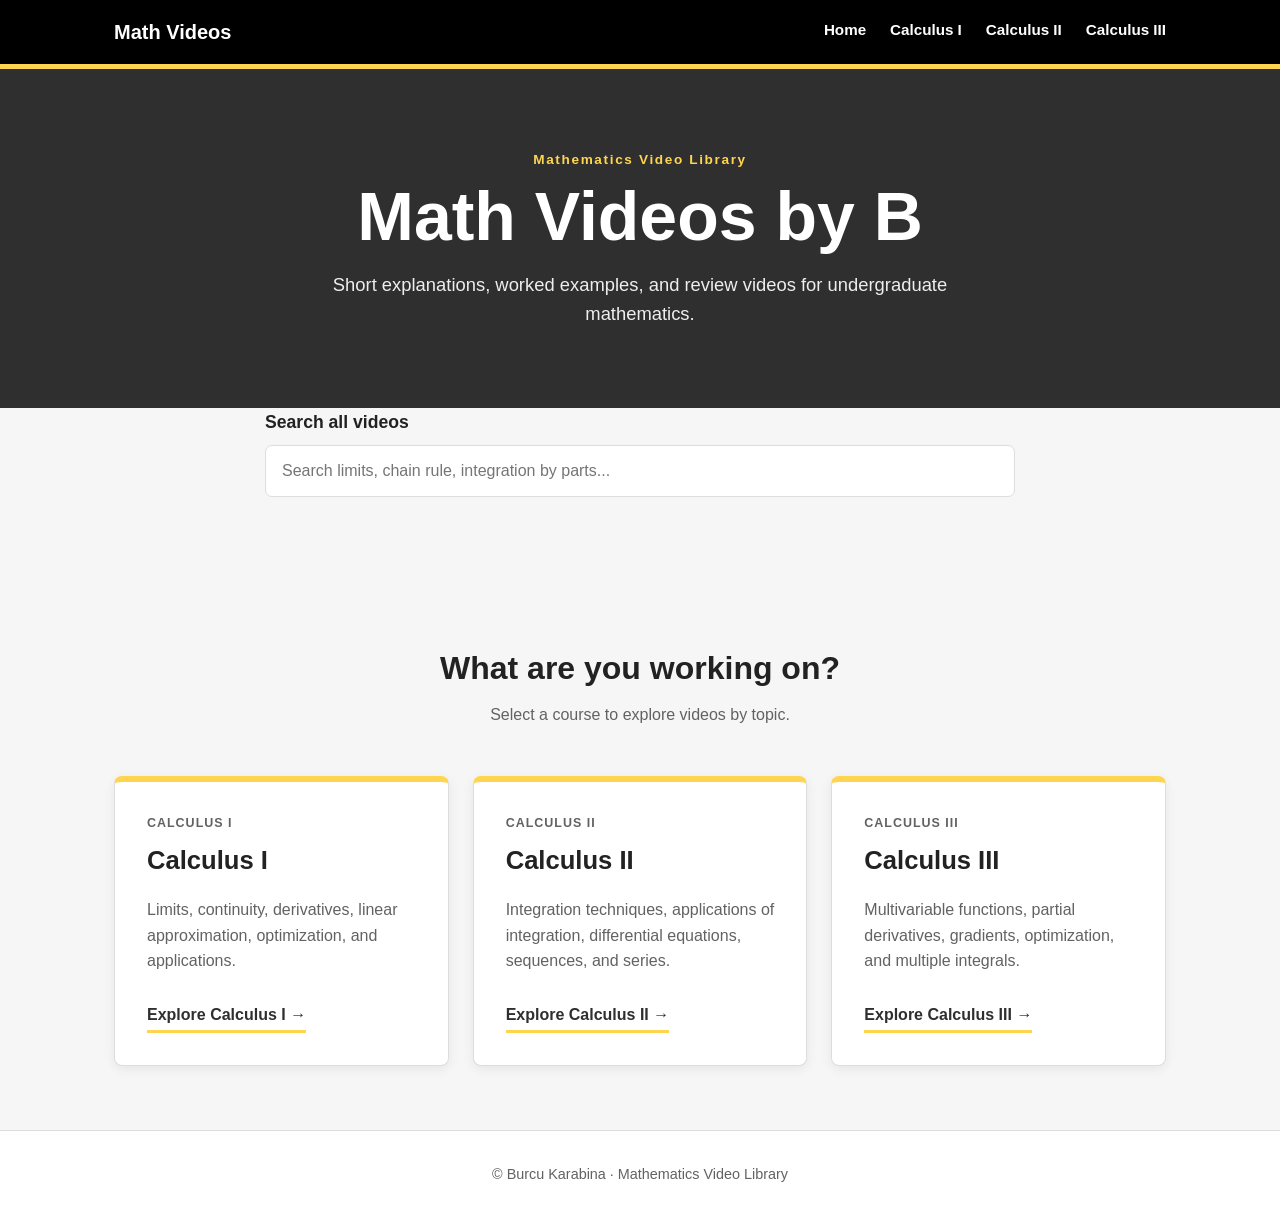
<file: index.html>
<!DOCTYPE html>
<html lang="en">
<head>
  <meta charset="UTF-8">
  <meta name="viewport" content="width=device-width, initial-scale=1.0">

  <title>Math Videos | Burcu Karabina</title>

  <link rel="stylesheet" href="style.css">
</head>

<body>

  <header class="site-header">
    <div class="header-inner">
      <a class="site-title" href="index.html">Math Videos</a>

      <nav aria-label="Main navigation">
        <a href="index.html">Home</a>
        <a href="calculus-1.html">Calculus I</a>
        <a href="calculus-2.html">Calculus II</a>
        <a href="calculus-3.html">Calculus III</a>
      </nav>
    </div>
  </header>

  <section class="hero">
    <div class="hero-content">
      <p class="eyebrow">Mathematics Video Library</p>

      <h1>Math Videos by B</h1>

      <p class="hero-text">
        Short explanations, worked examples, and review videos
        for undergraduate mathematics.
      </p>
    </div>
  </section>
<section class="global-search-section">

  <label for="global-search">Search all videos</label>

  <input
    type="search"
    id="global-search"
    placeholder="Search limits, chain rule, integration by parts..."
  >

  <div id="search-results"></div>

</section>
  <main>

    <section class="intro">
      <h2>What are you working on?</h2>

      <p>
        Select a course to explore videos by topic.
      </p>
    </section>

    <section class="courses" aria-label="Available courses">

      <article class="course-card">
        <p class="course-label">CALCULUS I</p>

        <h2>Calculus I</h2>

        <p>
          Limits, continuity, derivatives, linear approximation,
          optimization, and applications.
        </p>

        <a class="course-link" href="calculus-1.html">
          Explore Calculus I →
        </a>
      </article>

      <article class="course-card">
        <p class="course-label">CALCULUS II</p>

        <h2>Calculus II</h2>

        <p>
          Integration techniques, applications of integration,
          differential equations, sequences, and series.
        </p>

        <a class="course-link" href="calculus-2.html">
          Explore Calculus II →
        </a>
      </article>

      <article class="course-card">
        <p class="course-label">CALCULUS III</p>

        <h2>Calculus III</h2>

        <p>
          Multivariable functions, partial derivatives,
          gradients, optimization, and multiple integrals.
        </p>

        <a class="course-link" href="calculus-3.html">
          Explore Calculus III →
        </a>
      </article>

    </section>

  </main>

  <footer>
    <p>© Burcu Karabina · Mathematics Video Library</p>
  </footer>
<script src="videos.js"></script>

<script>
  const searchInput = document.getElementById("global-search");
  const resultsContainer = document.getElementById("search-results");

  searchInput.addEventListener("input", () => {
    const term = searchInput.value.toLowerCase().trim();

    resultsContainer.innerHTML = "";

    if (term === "") {
      return;
    }

    const matches = videos.filter(video =>
      video.title.toLowerCase().includes(term) ||
      video.topic.toLowerCase().includes(term) ||
      video.section.toLowerCase().includes(term) ||
      video.description.toLowerCase().includes(term) ||
      video.courseName.toLowerCase().includes(term)
    );

    if (matches.length === 0) {
      resultsContainer.innerHTML =
        '<p class="no-results">No matching videos found.</p>';
      return;
    }

    matches.forEach(video => {
      const result = document.createElement("a");

      result.className = "search-result";

      result.href = `${video.page}#${video.id}`;

      result.innerHTML = `
        <span class="search-course">
          ${video.courseName}
        </span>

        <strong>${video.title}</strong>

        <span>${video.section}</span>
      `;

      resultsContainer.appendChild(result);
    });
  });
</script>
</body>
</html>
</file>
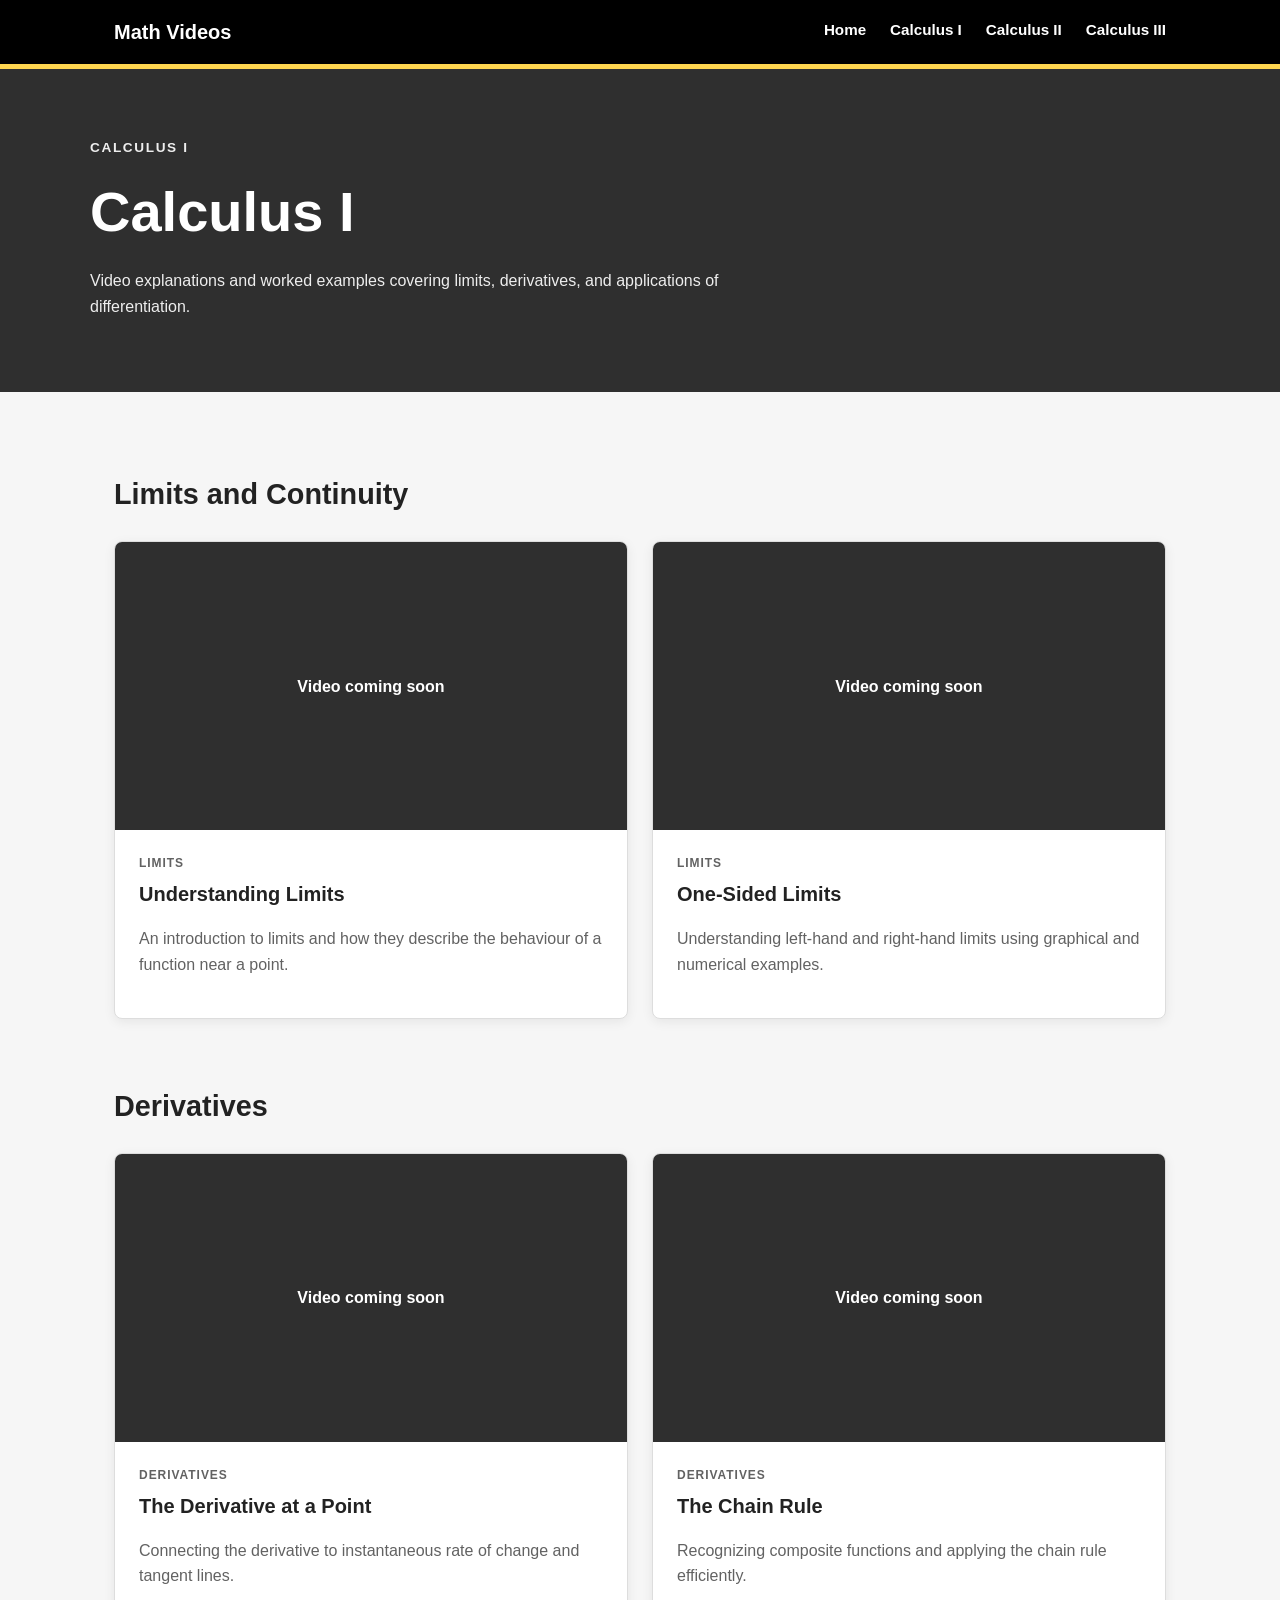
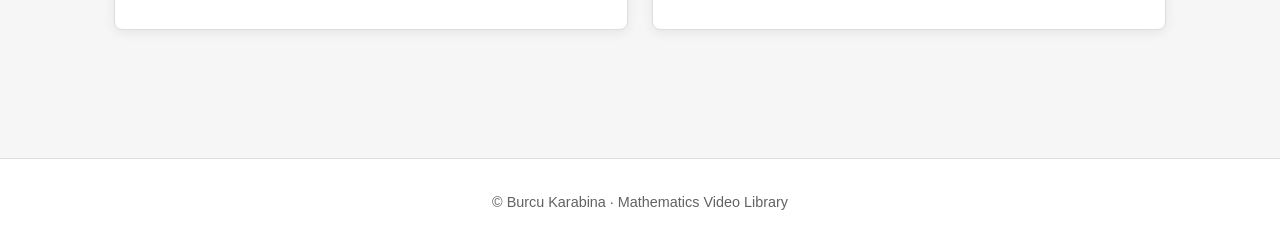
<file: calculus-1.html>
<!DOCTYPE html>
<html lang="en">
<head>
  <meta charset="UTF-8">
  <meta name="viewport" content="width=device-width, initial-scale=1.0">

  <title>Calculus I | Math Videos</title>

  <link rel="stylesheet" href="style.css">
</head>

<body>

  <header class="site-header">
    <div class="header-inner">

      <a class="site-title" href="index.html">
        Math Videos
      </a>

      <nav aria-label="Main navigation">
        <a href="index.html">Home</a>
        <a href="calculus-1.html">Calculus I</a>
        <a href="calculus-2.html">Calculus II</a>
        <a href="calculus-3.html">Calculus III</a>
      </nav>

    </div>
  </header>

  <section class="course-hero">
    <div class="course-hero-content">

      <p class="eyebrow">
        CALCULUS I
      </p>

      <h1>Calculus I</h1>

      <p>
        Video explanations and worked examples covering
        limits, derivatives, and applications of differentiation.
      </p>

    </div>
  </section>

 <main>

  <div id="video-library"></div>

</main>

  <footer>
    <p>
      © Burcu Karabina · Mathematics Video Library
    </p>
  </footer>
<script>
  const currentCourse = "calculus-1";
</script>

<script src="videos.js"></script>
<script src="course.js"></script>

<script>
  const library = document.getElementById("video-library");

  const calculusVideos = videos.filter(
    video => video.course === "calculus-1"
  );

  const sections = [
    ...new Set(calculusVideos.map(video => video.section))
  ];

  sections.forEach(sectionName => {

    const section = document.createElement("section");
    section.className = "video-section";

    const heading = document.createElement("h2");
    heading.textContent = sectionName;

    section.appendChild(heading);

    const grid = document.createElement("div");
    grid.className = "video-grid";

    const sectionVideos = calculusVideos.filter(
      video => video.section === sectionName
    );

    sectionVideos.forEach(video => {

      const card = document.createElement("article");
      card.className = "video-card";

      let videoDisplay;

      if (video.youtubeId) {

        videoDisplay = `
          <div class="video-wrapper">
            <iframe
              src="https://www.youtube-nocookie.com/embed/${video.youtubeId}"
              title="${video.title}"
              allow="accelerometer; autoplay; clipboard-write; encrypted-media; gyroscope; picture-in-picture; web-share"
              referrerpolicy="strict-origin-when-cross-origin"
              allowfullscreen>
            </iframe>
          </div>
        `;

      } else {

        videoDisplay = `
          <div class="video-placeholder">
            Video coming soon
          </div>
        `;
      }

      card.innerHTML = `
        ${videoDisplay}

        <div class="video-card-content">

          <p class="video-topic">
            ${video.topic.toUpperCase()}
          </p>

          <h3>${video.title}</h3>

          <p>
            ${video.description}
          </p>

        </div>
      `;

      grid.appendChild(card);
    });

    section.appendChild(grid);
    library.appendChild(section);

  });
</script>
</body>
</html>
</file>
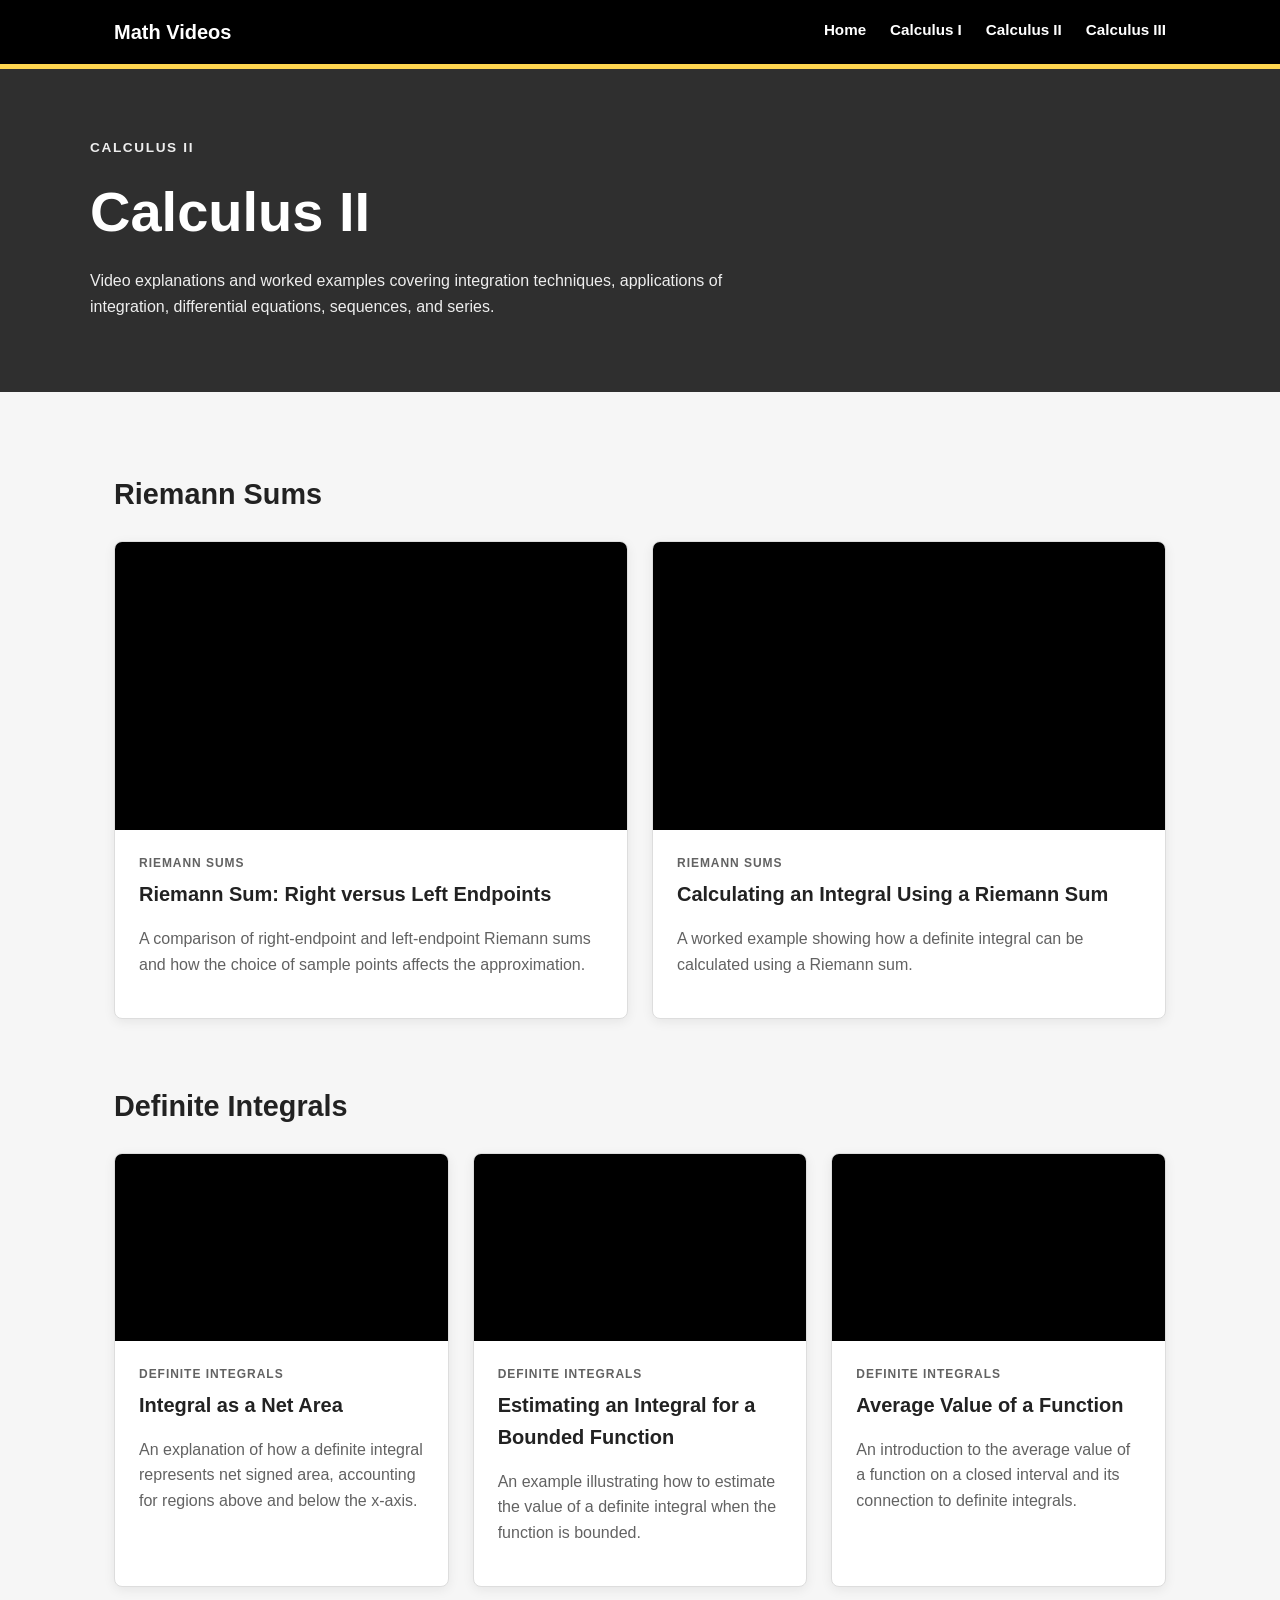
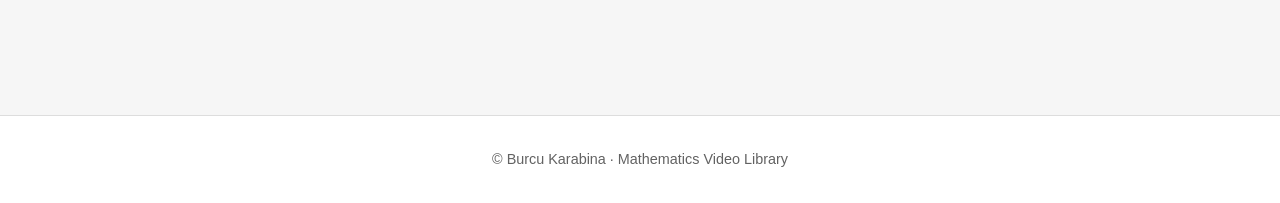
<file: calculus-2.html>
<!DOCTYPE html>
<html lang="en">
<head>
  <meta charset="UTF-8">
  <meta name="viewport" content="width=device-width, initial-scale=1.0">

  <title>Calculus II | Math Videos</title>

  <link rel="stylesheet" href="style.css">
</head>

<body>

  <header class="site-header">
    <div class="header-inner">

      <a class="site-title" href="index.html">
        Math Videos
      </a>

      <nav aria-label="Main navigation">
        <a href="index.html">Home</a>
        <a href="calculus-1.html">Calculus I</a>
        <a href="calculus-2.html">Calculus II</a>
        <a href="calculus-3.html">Calculus III</a>
      </nav>

    </div>
  </header>

  <section class="course-hero">
    <div class="course-hero-content">

      <p class="eyebrow">
        CALCULUS II
      </p>

      <h1>Calculus II</h1>

      <p>
        Video explanations and worked examples covering
        integration techniques, applications of integration,
        differential equations, sequences, and series.
      </p>

    </div>
  </section>

  <main>

    <div id="video-library"></div>

  </main>

  <footer>
    <p>
      © Burcu Karabina · Mathematics Video Library
    </p>
  </footer>

  <script>
    const currentCourse = "calculus-2";
  </script>

  <script src="videos.js"></script>
  <script src="course.js"></script>

</body>
</html>
</file>
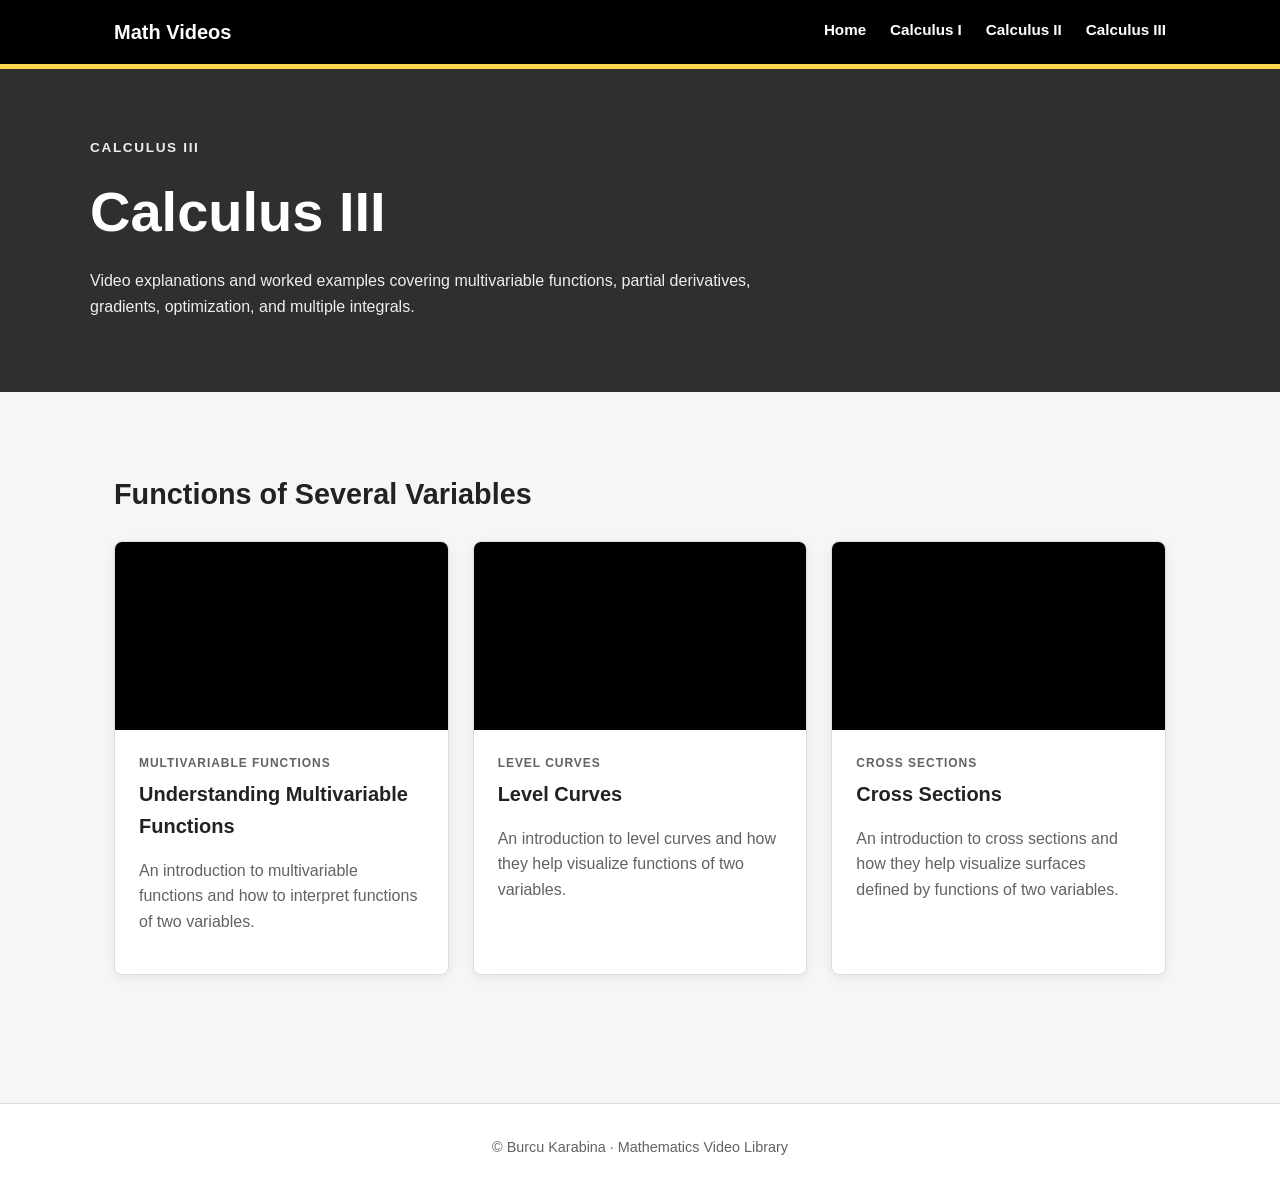
<file: calculus-3.html>
<!DOCTYPE html>
<html lang="en">
<head>
  <meta charset="UTF-8">
  <meta name="viewport" content="width=device-width, initial-scale=1.0">

  <title>Calculus III | Math Videos</title>

  <link rel="stylesheet" href="style.css">
</head>

<body>

  <header class="site-header">
    <div class="header-inner">

      <a class="site-title" href="index.html">
        Math Videos
      </a>

      <nav aria-label="Main navigation">
        <a href="index.html">Home</a>
        <a href="calculus-1.html">Calculus I</a>
        <a href="calculus-2.html">Calculus II</a>
        <a href="calculus-3.html">Calculus III</a>
      </nav>

    </div>
  </header>

  <section class="course-hero">
    <div class="course-hero-content">

      <p class="eyebrow">
        CALCULUS III
      </p>

      <h1>Calculus III</h1>

      <p>
        Video explanations and worked examples covering
        multivariable functions, partial derivatives, gradients,
        optimization, and multiple integrals.
      </p>

    </div>
  </section>

  <main>

    <div id="video-library"></div>

  </main>

  <footer>
    <p>
      © Burcu Karabina · Mathematics Video Library
    </p>
  </footer>

  <script>
    const currentCourse = "calculus-3";
  </script>

  <script src="videos.js"></script>
  <script src="course.js"></script>

</body>
</html>
</file>
<file: style.css>
/* =========================================
   UW-INSPIRED COLOUR PALETTE
========================================= */

:root {
  --uw-black: #000000;
  --uw-charcoal: #2f2f2f;

  --uw-gold: #ffd54f;
  --uw-light-gold: #fff6cc;

  --uw-teal: #007c89;

  --background: #f6f6f6;
  --surface: #ffffff;

  --text: #222222;
  --muted-text: #626262;
  --border: #dddddd;

  --max-width: 1100px;
}


/* =========================================
   BASE
========================================= */

* {
  box-sizing: border-box;
}

html {
  scroll-behavior: smooth;
}

body {
  margin: 0;

  font-family:
    Arial,
    Helvetica,
    sans-serif;

  background: var(--background);
  color: var(--text);

  line-height: 1.6;
}

a {
  color: inherit;
}


/* =========================================
   NAVIGATION
========================================= */

.site-header {
  background: var(--uw-black);
  color: white;

  border-bottom: 5px solid var(--uw-gold);
}

.header-inner {
  max-width: var(--max-width);

  margin: 0 auto;
  padding: 1rem 1.5rem;

  display: flex;
  align-items: center;
  justify-content: space-between;

  gap: 2rem;
}

.site-title {
  font-size: 1.25rem;
  font-weight: 700;

  text-decoration: none;
}

nav {
  display: flex;
  gap: 1.5rem;
}

nav a {
  color: white;

  font-size: 0.95rem;
  font-weight: 600;

  text-decoration: none;

  padding-bottom: 3px;
}

nav a:hover {
  border-bottom: 3px solid var(--uw-gold);
}


/* =========================================
   HERO
========================================= */

.hero {
  background: var(--uw-charcoal);
  color: white;

  padding: 5rem 1.5rem;
}

.hero-content {
  max-width: var(--max-width);

  margin: 0 auto;
  text-align: center;
}

.eyebrow {
  margin: 0 0 0.5rem;

  color: var(--uw-gold);

  font-size: 0.85rem;
  font-weight: 700;

  letter-spacing: 0.12em;
}

.hero h1 {
  margin: 0;

  font-size: clamp(2.5rem, 6vw, 4.25rem);
  line-height: 1.1;
}

.hero-text {
  max-width: 700px;

  margin: 1rem auto 0;

  color: #eeeeee;

  font-size: 1.15rem;
}


/* =========================================
   MAIN CONTENT
========================================= */

main {
  max-width: var(--max-width);

  margin: 0 auto;
  padding: 3.5rem 1.5rem 4rem;
}

.intro {
  max-width: 700px;

  margin: 0 auto 3rem;

  text-align: center;
}

.intro h2 {
  margin-bottom: 0.5rem;

  font-size: 2rem;
}

.intro p {
  margin-top: 0;

  color: var(--muted-text);
}


/* =========================================
   COURSE CARDS
========================================= */

.courses {
  display: grid;

  grid-template-columns:
    repeat(auto-fit, minmax(250px, 1fr));

  gap: 1.5rem;
}

.course-card {
  background: var(--surface);

  border: 1px solid var(--border);
  border-top: 6px solid var(--uw-gold);

  border-radius: 8px;

  padding: 2rem;

  box-shadow:
    0 3px 12px rgba(0, 0, 0, 0.07);

  transition:
    transform 0.2s ease,
    box-shadow 0.2s ease;
}

.course-card:hover {
  transform: translateY(-4px);

  box-shadow:
    0 8px 20px rgba(0, 0, 0, 0.11);
}

.course-label {
  margin: 0 0 0.4rem;

  color: var(--uw-teal);

  font-size: 0.78rem;
  font-weight: 700;

  letter-spacing: 0.08em;
}

.course-card h2 {
  margin: 0 0 0.75rem;

  font-size: 1.6rem;
}

.course-card p {
  color: var(--muted-text);
}

.course-link {
  display: inline-block;

  margin-top: 0.75rem;

  color: var(--uw-charcoal);

  font-weight: 700;
  text-decoration: none;

  border-bottom: 3px solid var(--uw-gold);

  padding-bottom: 2px;
}

.course-link:hover {
  background: var(--uw-light-gold);
}


/* =========================================
   ACCESSIBILITY
========================================= */

a:focus-visible {
  outline: 3px solid var(--uw-teal);
  outline-offset: 4px;
}


/* =========================================
   FOOTER
========================================= */

footer {
  background: white;

  border-top: 1px solid var(--border);

  padding: 2rem 1.5rem;

  text-align: center;

  color: var(--muted-text);

  font-size: 0.9rem;
}

footer p {
  margin: 0;
}


/* =========================================
   MOBILE
========================================= */

@media (max-width: 700px) {

  .header-inner {
    flex-direction: column;
    align-items: flex-start;

    gap: 0.75rem;
  }

  nav {
    flex-wrap: wrap;

    gap: 0.75rem 1.25rem;
  }

  .hero {
    padding: 3.5rem 1rem;
  }

  main {
    padding:
      2.5rem 1rem
      3rem;
  }

  .course-card {
    padding: 1.5rem;
  }
}

/* =========================================
   COURSE PAGE
========================================= */

.course-hero {
  background: var(--uw-charcoal);
  color: white;

  padding: 3.5rem 1.5rem;
}

.course-hero-content {
  max-width: var(--max-width);

  margin: 0 auto;
}

.course-hero h1 {
  margin: 0;

  font-size: clamp(2.4rem, 5vw, 3.5rem);
}

.course-hero p {
  max-width: 700px;

  margin-top: 0.75rem;

  color: #eeeeee;
}


/* =========================================
   VIDEO SECTIONS
========================================= */

.video-section {
  margin-bottom: 4rem;
}

.video-section h2 {
  margin-bottom: 1.5rem;

  font-size: 1.8rem;
}


/* =========================================
   VIDEO GRID
========================================= */

.video-grid {
  display: grid;

  grid-template-columns:
    repeat(auto-fit, minmax(280px, 1fr));

  gap: 1.5rem;
}


/* =========================================
   VIDEO CARDS
========================================= */

.video-card {
  background: var(--surface);

  border: 1px solid var(--border);

  border-radius: 8px;

  overflow: hidden;

  box-shadow:
    0 3px 12px rgba(0, 0, 0, 0.07);
}

.video-placeholder {
  aspect-ratio: 16 / 9;

  background: var(--uw-charcoal);
  color: white;

  display: flex;
  align-items: center;
  justify-content: center;

  text-align: center;

  font-weight: 700;
}

.video-card-content {
  padding: 1.5rem;
}

.video-topic {
  margin: 0 0 0.3rem;

  color: var(--uw-teal);

  font-size: 0.75rem;
  font-weight: 700;

  letter-spacing: 0.08em;
}

.video-card h3 {
  margin: 0 0 0.5rem;

  font-size: 1.25rem;
}

.video-card p {
  color: var(--muted-text);
}

/* =========================================
   RESPONSIVE VIDEO EMBEDS
========================================= */

.video-wrapper {
  position: relative;
  width: 100%;
  aspect-ratio: 16 / 9;
  background: var(--uw-black);
}

.video-wrapper iframe {
  width: 100%;
  height: 100%;

  display: block;

  border: 0;
}

/* =========================================
   GLOBAL VIDEO SEARCH
========================================= */

.global-search-section {
  max-width: 750px;
  margin: 0 auto 4rem;
}

.global-search-section label {
  display: block;
  margin-bottom: 0.5rem;

  font-weight: 700;
  font-size: 1.1rem;
}

#global-search {
  width: 100%;

  padding: 1rem;

  border: 1px solid var(--border);
  border-radius: 7px;

  background: white;

  font-size: 1rem;
}

#global-search:focus {
  outline: 3px solid var(--uw-teal);
  outline-offset: 2px;
}


/* Search results */

#search-results {
  margin-top: 0.75rem;
}

.search-result {
  display: grid;
  gap: 0.15rem;

  padding: 1rem;

  background: white;

  border: 1px solid var(--border);
  border-bottom: none;

  color: var(--text);
  text-decoration: none;
}

.search-result:first-child {
  border-radius: 7px 7px 0 0;
}

.search-result:last-child {
  border-bottom: 1px solid var(--border);
  border-radius: 0 0 7px 7px;
}

.search-result:only-child {
  border-bottom: 1px solid var(--border);
  border-radius: 7px;
}

.search-result:hover {
  background: var(--uw-light-gold);
}

.search-course {
  color: var(--uw-teal);

  font-size: 0.75rem;
  font-weight: 700;

  letter-spacing: 0.06em;
  text-transform: uppercase;
}

.search-result strong {
  font-size: 1.05rem;
}

.search-result span:last-child {
  color: var(--muted-text);
  font-size: 0.9rem;
}

.video-card {
  scroll-margin-top: 100px;
}

.video-card:target {
  outline: 4px solid var(--uw-gold);
  outline-offset: 4px;
}
</file>
